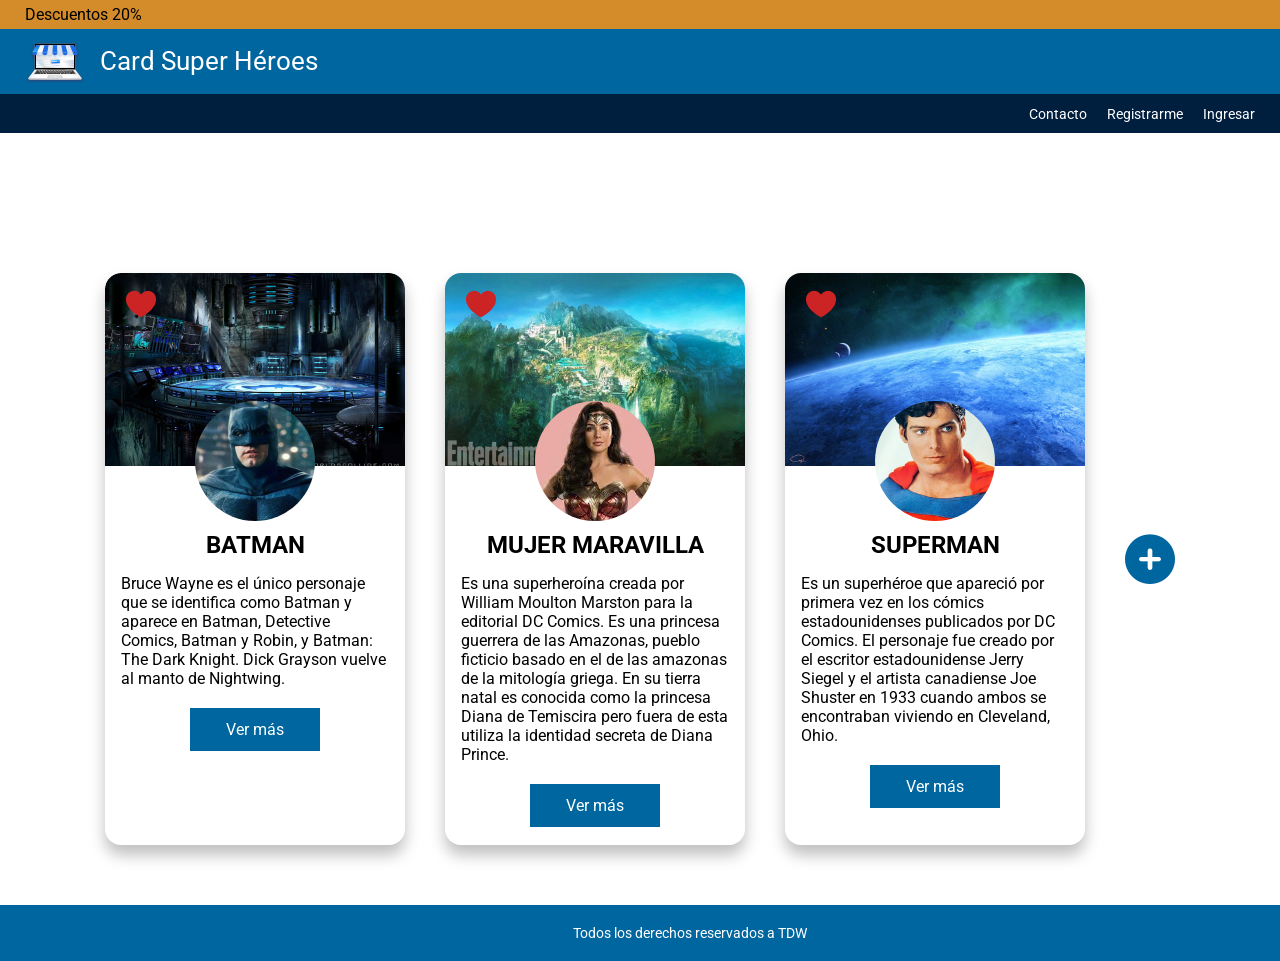
<file: index.html>
<!DOCTYPE html>
<html lang="es">
<head>
    <meta charset="UTF-8">
    <meta name="viewport" content="width=device-width, initial-scale=1.0">
    <link rel="stylesheet" href="./css/style.css">
    <link rel="preconnect" href="https://fonts.googleapis.com">
    <link rel="preconnect" href="https://fonts.gstatic.com" crossorigin>
    <link href="https://fonts.googleapis.com/css2?family=Open+Sans:ital,wght@0,300..800;1,300..800&family=Roboto:ital,wght@0,100..900;1,100..900&display=swap" rel="stylesheet">
    <link rel="stylesheet" href="https://cdnjs.cloudflare.com/ajax/libs/font-awesome/6.2.0/css/all.min.css">
    <title>Mesa de trabajo C16S - Formularios</title>
</head>
<body>
    <div class="encabezado"><p>Descuentos 20%</p></div>
    
    <header>
        <img class="logo-estudio" src="./img/logo 1.svg" alt="Logo Estudio Uno">
        <h1>Card Super Héroes</h1>
        
        <!-- Botón hamburguesa -->
        <button class="hamb" type="button"><i class="fa-solid fa-bars"></i></button>
    </header>

    <nav class="nav-oscura" id="menu-principal">
        <ul>
            <li><a href="#">Contacto</a></li>
            <li><a href="#">Registrarme</a></li>
            <li><a href="#">Ingresar</a></li>
        </ul>
    </nav>

    <!-- Sección de tarjetas -->
    <section class="card1">
        <article class="card2">
            <div class="card-head">
                <img class="img-bg" src="./img/fondo1.jpg" alt="Fondo 1 articulo">
                <img class="img-corazon" src="./img/corazon.png" alt="Icono corazon">
                <img class="img-perfil" src="./img/batman1.png" alt="Imagen de Batman">
            </div>
            <div class="card-body">
                <h2>BATMAN</h2>
                <p>Bruce Wayne es el único personaje que se identifica como Batman y aparece en Batman, Detective Comics, Batman y Robin, y Batman: The Dark Knight. Dick Grayson vuelve al manto de Nightwing.</p>
                <a href="#">Ver más</a>
           </div>
        </article>
        
        <article class="card2">
            <div class="card-head">
                <img class="img-bg" src="./img/fondo2.jpg" alt="Fondo 1 articulo">
                <img class="img-corazon" src="./img/corazon.png" alt="Icono corazon">
                <img class="img-perfil" src="./img/mujer-maravilla.jpg" alt="Imagen de Mujer Maravilla">
            </div>
            <div class="card-body">
                <h2>MUJER MARAVILLA</h2>
                <p>Es una superheroína creada por William Moulton Marston para la editorial DC Comics. Es una princesa guerrera de las Amazonas, pueblo ficticio basado en el de las amazonas de la mitología griega. En su tierra natal es conocida como la princesa Diana de Temiscira pero fuera de esta utiliza la identidad secreta de Diana Prince.</p>
                <a href="#">Ver más</a>
           </div>
        </article>
        
        <article class="card2">
            <div class="card-head">
                <img class="img-bg" src="./img/fondo3.jpg" alt="Fondo 1 articulo">
                <img class="img-corazon" src="./img/corazon.png" alt="Icono corazon">
                <img class="img-perfil" src="./img/superman.jpg" alt="Imagen de Superman">
            </div>
            <div class="card-body">
                <h2>SUPERMAN</h2>
                <p>Es un superhéroe que apareció por primera vez en los cómics estadounidenses publicados por DC Comics. El personaje fue creado por el escritor estadounidense Jerry Siegel y el artista canadiense Joe Shuster en 1933 cuando ambos se encontraban viviendo en Cleveland, Ohio.</p>
                <a href="#">Ver más</a>
           </div>
        </article>
        
        <div class="contenedor-boton">
            <a href="agregar.html" style="text-decoration: none;">
                <i class="fa-solid fa-circle-plus toptop"></i>
            </a>
        </div>
    </section>
    
    <!-- Footer con 100% de ancho -->
    <footer class="pie-container">
        <div class="pie"></div>
        <p>Todos los derechos reservados a TDW</p>
    </footer>
    
    <script src="./js/script.js"></script>
</body>
</html>
</file>
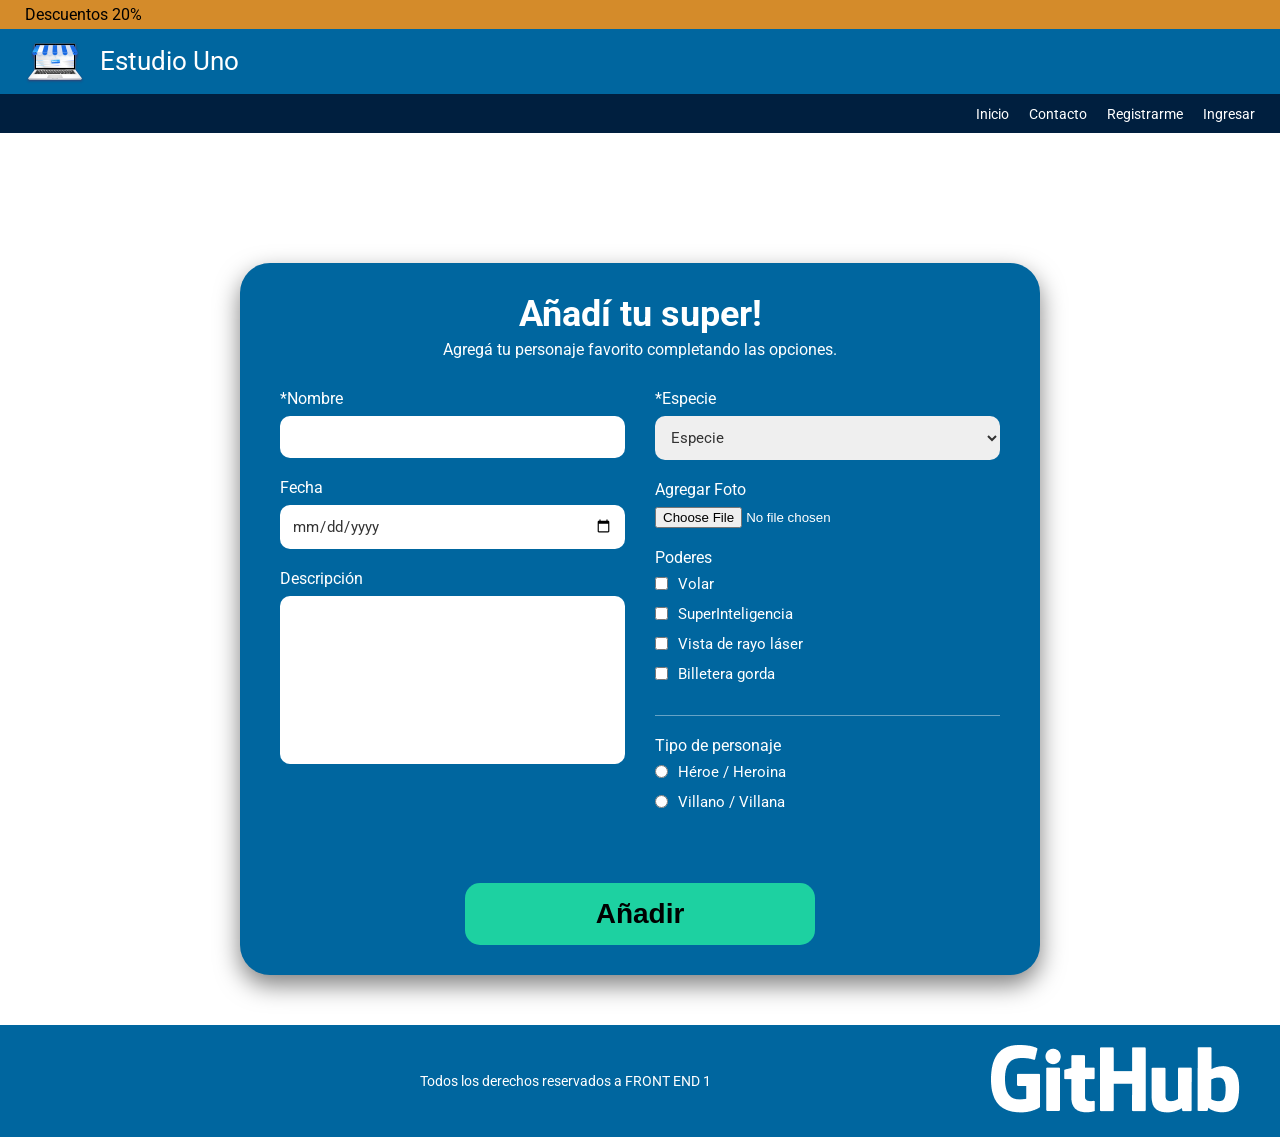
<file: agregar.html>
<!DOCTYPE html>
<html lang="es">
<head>
    <meta charset="UTF-8">
    <meta name="viewport" content="width=device-width, initial-scale=1.0">
    <link rel="stylesheet" href="./css/style.css">
    <link rel="preconnect" href="https://fonts.googleapis.com">
    <link rel="preconnect" href="https://fonts.gstatic.com" crossorigin>
    <link href="https://fonts.googleapis.com/css2?family=Open+Sans:ital,wght@0,300..800;1,300..800&family=Roboto:ital,wght@0,100..900;1,100..900&display=swap" rel="stylesheet">
    <link rel="stylesheet" href="https://cdnjs.cloudflare.com/ajax/libs/font-awesome/6.2.0/css/all.min.css">
    <title>Añadir Superhéroe</title>
</head>
<body>
    <div class="encabezado"><p>Descuentos 20%</p></div>
    
    <header>
        <img class="logo-estudio" src="./img/logo 1.svg" alt="Logo Estudio Uno">
        <h1>Estudio Uno</h1>
        <button class="hamb" type="button"><i class="fa-solid fa-bars"></i></button>
    </header>

    <nav class="nav-oscura" id="menu-principal">
        <ul>
            <li><a href="index.html">Inicio</a></li> <!-- Agregué un link para volver -->
            <li><a href="#">Contacto</a></li>
            <li><a href="#">Registrarme</a></li>
            <li><a href="#">Ingresar</a></li>
        </ul>
    </nav>

    <!-- Sección formulaio -->
    <main class="seccion-formulario">
        <div class="caja-formulario">
            <h2>Añadí tu super!</h2>
            <p class="modal-sub">Agregá tu personaje favorito completando las opciones.</p>
            
            <form action="#" method="POST" class="formulario-super">
                <!-- Columna Izquierda -->
                <div class="form-columna">
                    <div class="campo">
                        <label for="nombre">*Nombre</label>
                        <input type="text" id="nombre" placeholder="">
                    </div>
                    <div class="campo">
                        <label for="fecha">Fecha</label>
                        <input type="date" id="fecha">
                    </div>
                    <div class="campo">
                        <label for="descripcion">Descripción</label>
                        <textarea id="descripcion" rows="8" placeholder=""></textarea>
                    </div>
                </div>
                
                <!-- Columna Derecha -->
                <div class="form-columna">
                    <div class="campo">
                        <label for="especie">*Especie</label>
                        <select id="especie">
                            <option value="especie">Especie</option>
                            <option value="unknown">Unknown</option>
                            <option value="humano">Humano</option>
                            <option value="alien">Superhéroe</option>
                        </select>
                    </div>
                    <div class="campo">
                        <label for="foto">Agregar Foto</label>
                        <input type="file" id="foto" class="input-file">
                    </div>
                    
                    <div class="campo">
                        <label>Poderes</label>
                        <div class="opciones-grupo">
                            <label><input type="checkbox" name="poderes" value="volar"> Volar</label>
                            <label><input type="checkbox" name="poderes" value="inteligencia"> SuperInteligencia</label>
                            <label><input type="checkbox" name="poderes" value="laser"> Vista de rayo láser</label>
                            <label><input type="checkbox" name="poderes" value="billetera"> Billetera gorda</label>
                        </div>
                    </div>
                    
                    <hr class="separador-form">
                    
                    <div class="campo">
                        <label>Tipo de personaje</label>
                        <div class="opciones-grupo">
                            <label><input type="radio" name="tipo" value="heroe"> Héroe / Heroina</label>
                            <label><input type="radio" name="tipo" value="villano"> Villano / Villana</label>
                        </div>
                    </div>
                </div>

                <div class="form-footer">
                    <button type="submit" class="btn-añadir">Añadir</button>
                </div>
            </form>
        </div>
    </main>
    
    <footer class="pie-container">
        <div class="pie"></div>
        <p>Todos los derechos reservados a FRONT END 1</p>
        <div class="img-github">
            <img src="./img/Vector.png" alt="Logo GitHub">
        </div>
    </footer>
    
    <script src="./js/script.js"></script>
</body>
</html>
</file>
<file: css/style.css>
* {
    margin: 0;
    padding: 0;
    box-sizing: border-box;
}

body {
    font-family: "Roboto", Helvetica, sans-serif;
    background-color: white;
}

.encabezado p {
    background-color: #D48B2A;
    padding: 5px 25px;
    font-family: "Roboto", Helvetica, sans-serif;
}

header {
    background-color: #00669f;
    color: white;
    padding: 10px 25px;
    display: flex;
    align-items: center;
    gap: 15px;
}

.logo-estudio {
    width: 60px;
    height: auto;
}

header h1 {
    margin: 0;
    font-size: 26px;
    font-weight: normal;
}

.hamb {
    display: none;
    background: transparent;
    border: none;
    color: white;
    font-size: 30px;
    cursor: pointer;
    margin-left: auto;
}

.nav-oscura {
    background-color: #001F3F;
    padding: 10px 25px;
    margin-bottom: 80px; 
}

.nav-oscura ul {
    list-style: none;
    display: flex;
    justify-content: flex-end;
    gap: 20px;
}

.nav-oscura a {
    color: white;
    text-decoration: none;
    font-size: 14px;
}

.nav-oscura a:hover {
    text-decoration: underline;
}

.card1 {
    display: flex;
    flex-direction: column;
    padding: 40px;
}

.card2 {
    width: 100%;
    background-color: #FFFFFF;
    border-radius: 16px;
    box-shadow: 0 10px 15px rgba(0, 0, 0, 0.25);
    margin: 20px;
    max-width: 300px;
}

.card-head {
    position: relative;
    height: 193px;
}

.card-head .img-bg {
    border-top-left-radius: 16px;
    border-top-right-radius: 16px;
    width: 100%;
    height: 193px;
    object-fit: cover;
}

.card-head .img-perfil {
    position: absolute;
    border-radius: 50%;
    width: 120px;
    height: 120px;
    top: 128px;
    left: 90px;
    object-fit: cover;
}

.card-head .img-corazon {
    position: absolute;
    top: 16px;
    left: 21px;
}

.card-body {
    text-align: left;
    padding: 50px 16px 18px 16px;
}

.card-body h2 {
    margin-top: 15px;
    text-align: center;
}

.card-body p {
    margin-top: 15px;
}

.card-body a {
    display: block;
    width: 130px;
    margin: 20px auto 0 auto;
    background-color: #00669F;
    color: white;
    text-decoration: none;
    padding: 12px 0;
    text-align: center;
}

.card-body a:hover {
    background-color: #001d2d;
}

.contenedor-boton {
    display: flex;
    align-items: center;
    justify-content: center;
    margin: 20px;
}

.toptop {
    color: #00669F;
    font-size: 50px;
    cursor: pointer;
}

.toptop:hover {
    color: #001d2d; 
}

footer.pie-container {    
    background-color: #00669F;
    color: white;
    padding: 20px 40px;
    display: flex;
    justify-content: space-between;
    align-items: center;
    width: 100%;
}

footer.pie-container p {
    font-size: 14px;
    margin: 0;
    text-align: center;
    flex-grow: 1;
}

.pie {
    width: 100px;
}

@media (min-width: 500px) {
    .card1 {
        flex-direction: row;
        flex-wrap: wrap;
        align-items: stretch; 
        justify-content: center;
    }
}

@media (max-width: 768px) {
    .hamb {
        display: block;
    }

    .nav-oscura {
        display: none;
        margin-bottom: 40px;
    }

    .nav-oscura ul {
        flex-direction: column;
        align-items: center;
        gap: 15px;
        padding: 10px 0;
    }

    .nav-oscura.open {
        display: block;
    }

    footer.pie-container {
        flex-direction: column;
        gap: 20px;
    }
}


/* Style agregar.html */
.seccion-formulario {
    display: flex;
    justify-content: center;
    padding: 50px 20px;
}

.caja-formulario {
    background-color: #00669F; 
    color: white;
    padding: 30px 40px;
    border-radius: 30px;
    width: 100%;
    max-width: 800px;
    box-shadow: 0 10px 25px rgba(0,0,0,0.5);
}

.caja-formulario h2 {
    text-align: center;
    font-size: 36px;
    margin-bottom: 5px;
    font-weight: bold;
}

.modal-sub {
    text-align: center;
    font-size: 16px;
    margin-bottom: 30px;
}

.formulario-super {
    display: grid;
    grid-template-columns: 1fr 1fr;
    gap: 30px;
}

.campo {
    display: flex;
    flex-direction: column;
    margin-bottom: 20px;
}

.campo label {
    margin-bottom: 8px;
    font-size: 16px;
}

.campo input[type="text"],
.campo input[type="date"],
.campo select,
.campo textarea {
    padding: 12px;
    border-radius: 10px;
    border: none;
    font-family: inherit;
    font-size: 15px;
    color: #333;
}

.campo input[type="text"]:focus,
.campo textarea:focus {
    outline: none;
    border: 2px solid #1DD1A1;
    background-color: #f0f8ff;
}

.campo textarea {
    resize: none;
}

.opciones-grupo label {
    display: flex;
    align-items: center;
    gap: 10px;
    margin-bottom: 12px;
    font-size: 15px;
    cursor: pointer;
}

.separador-form {
    border: 0;
    border-top: 1px solid rgba(255, 255, 255, 0.4);
    margin: 10px 0 20px 0;
}

.form-footer {
    grid-column: 1 / -1; 
    display: flex;
    justify-content: center;
    margin-top: 10px;
}

.btn-añadir {
    background-color: #1DD1A1; 
    color: black;
    font-size: 28px;
    font-weight: bold;
    padding: 15px 50px;
    border: none;
    border-radius: 15px;
    cursor: pointer;
    width: 100%;
    max-width: 350px;
    transition: transform 0.2s;
}

.btn-añadir:hover {
    transform: scale(1.05); 
    background-color: #001d2d; 
    color: white;
}

@media (max-width: 768px) {
    .formulario-super {
        grid-template-columns: 1fr; 
        gap: 10px;
    }
}
</file>
